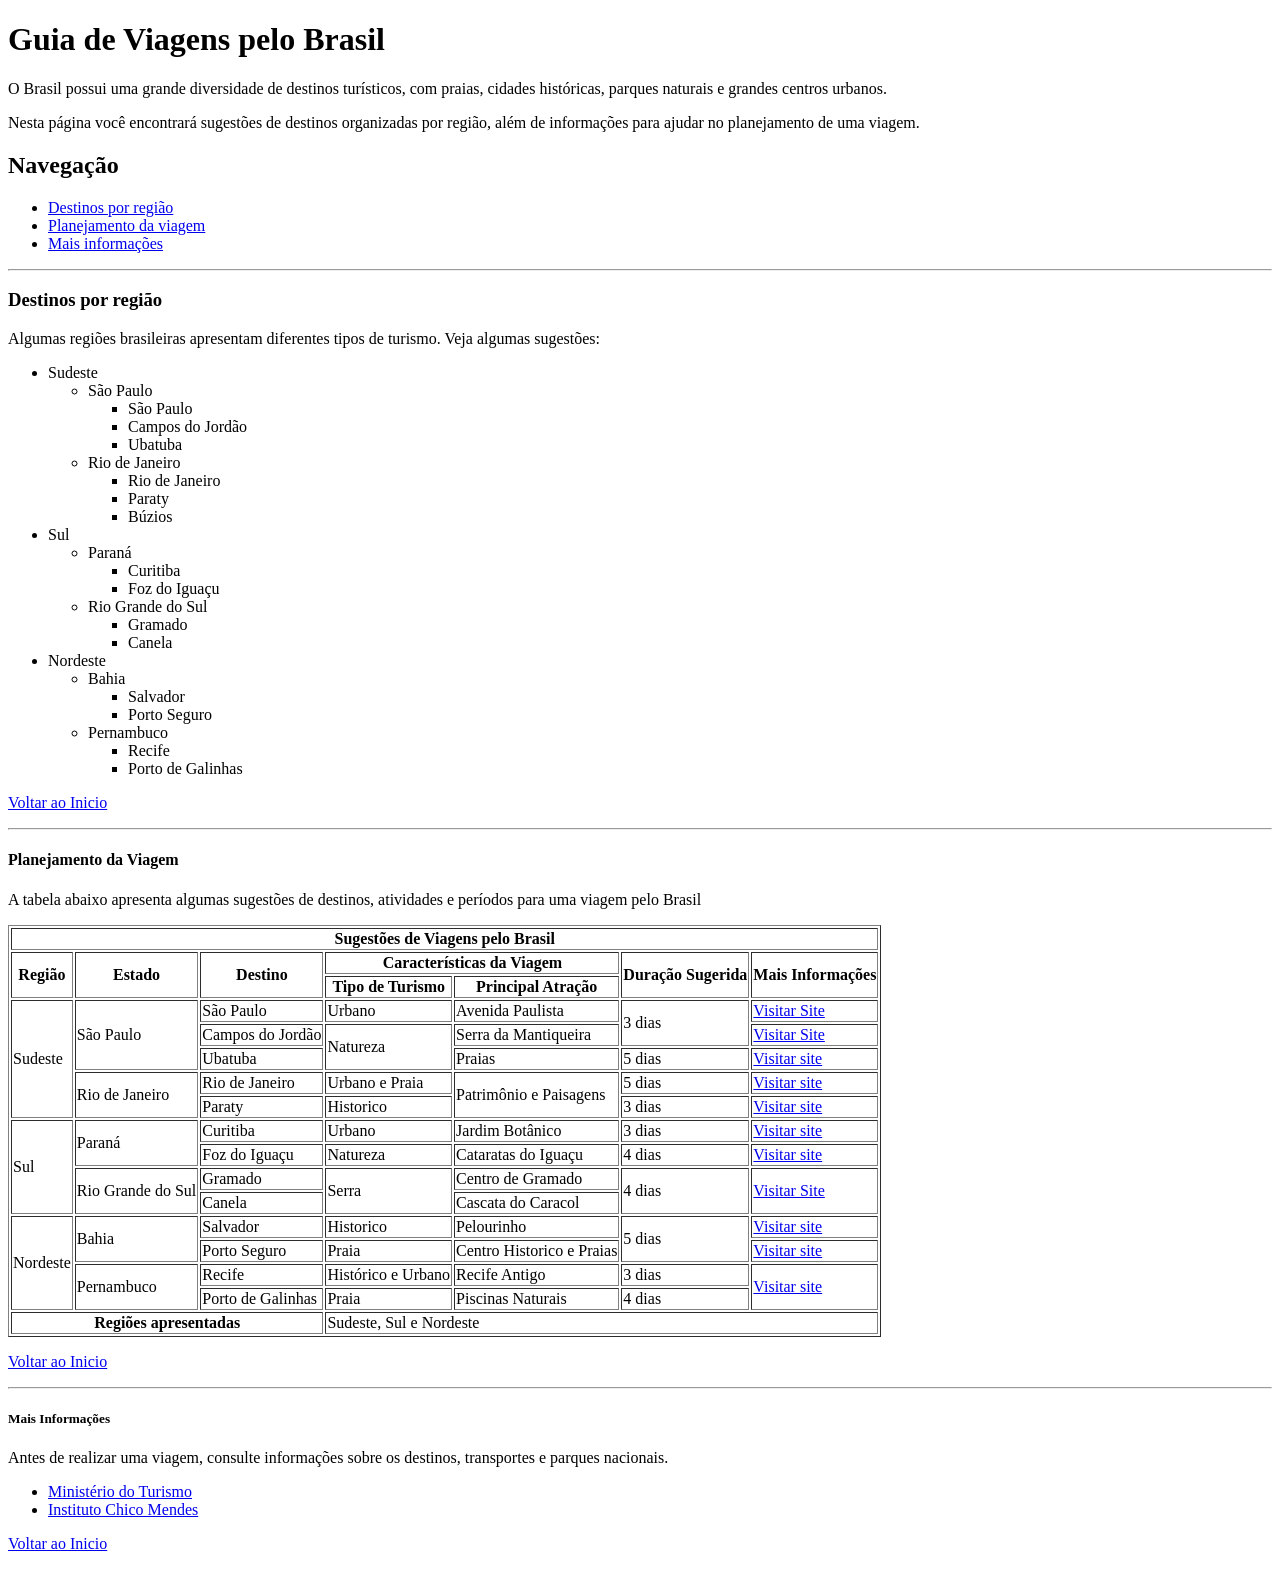
<file: INTRODUÇÃO ÀS TECNOLOGIAS PARA WEB/Atv. 01 - Guia de Viagens pelo Brasil/Tarefa1 Picolo Guia de Viagens pelo Brasil.html>
<!DOCTYPE html>
<html lang="pt-BR">
<head>
    <meta charset="UTF-8">
    <meta name="viewport" content="width=device-width, initial-scale=1.0">
    <title>Guia de Viagens pelo Brasil</title>
</head>
<body>
    <h1 id="Inicio">Guia de Viagens pelo Brasil</h1>
    <p>O Brasil possui uma grande diversidade de destinos turísticos, 
        com praias, cidades históricas, parques naturais e grandes centros urbanos. 
    </p>
    <p>Nesta página você encontrará sugestões de destinos organizadas por região, 
        além de informações para ajudar no planejamento de uma viagem.
    </p>
    <h2>Navegação</h2>
    <p>
        <ul>
            <li> <a href="#Destino">Destinos por região</a> </li>
            <li> <a href="#Planejamento">Planejamento da viagem</a> </li>
            <li> <a href="#Info">Mais informações</a></li>
        </ul>
    </p>
    <hr>

    <h3 id="Destinos">Destinos por região </h3>
    <p>Algumas regiões brasileiras apresentam diferentes tipos de turismo. Veja algumas sugestões:</p>
    <ul>
  <li>Sudeste
    <ul>
      <li>São Paulo
        <ul>
          <li>São Paulo</li>
          <li>Campos do Jordão</li>
          <li>Ubatuba</li>
        </ul>
      </li>
      <li>Rio de Janeiro
        <ul>
          <li>Rio de Janeiro</li>
          <li>Paraty</li>
          <li>Búzios</li>
        </ul>
      </li>
    </ul>
  </li>
  <li>Sul
    <ul>
      <li>Paraná
        <ul>
          <li>Curitiba</li>
          <li>Foz do Iguaçu</li>
        </ul>
      </li>
      <li>Rio Grande do Sul
        <ul>
          <li>Gramado</li>
          <li>Canela</li>
        </ul>
      </li>
    </ul>
  </li>
  <li>Nordeste
    <ul>
      <li>Bahia
        <ul>
          <li>Salvador</li>
          <li>Porto Seguro</li>
        </ul>
      </li>
      <li>Pernambuco
        <ul>
          <li>Recife</li>
          <li>Porto de Galinhas</li>
        </ul>
      </li>
    </ul>
  </li>
</ul>

<p>
    <a href="#Inicio">Voltar ao Inicio</a> 
</p>
<hr>
<h4 id="Planejamento">Planejamento da Viagem</h4>
<p>A tabela abaixo apresenta algumas sugestões de destinos, atividades e períodos para uma viagem pelo Brasil</p>
<table border="1">
    <tr>
      <th colspan="7">Sugestões de Viagens pelo Brasil</th>
    </tr>

    <tr>
        <th rowspan="2">Região</th>
        <th rowspan="2">Estado</th>
        <th rowspan=2>Destino</th>

        <th colspan="2">Características da Viagem</th>

        <th rowspan="2">Duração Sugerida</th>
        <th rowspan=2>Mais Informações</th>
    </tr>

    <tr>
      <th>Tipo de Turismo</th>
      <th>Principal Atração</th>
    </tr>

    <tr>
      <td rowspan="5">Sudeste</td>
      <td rowspan="3">São Paulo</td>
      <td>São Paulo</td>
      <td>Urbano</td>
      <td>Avenida Paulista</td>
      <td rowspan="2">3 dias</td>
      <td><a href="#">Visitar Site</a></td>
    </tr>

    <tr>
      <td>Campos do Jordão</td>
      <td rowspan="2">Natureza</td>
      <td>Serra da Mantiqueira</td>
      <td><a href="#">Visitar Site</a></td>
    </tr>

    <tr>
      <td>Ubatuba</td>
      <td>Praias</td>
      <td>5 dias</td>
      <td><a href="#">Visitar site</a></td>
    </tr>

    <tr>
      <td rowspan="2">Rio de Janeiro</td>

      <td>Rio de Janeiro</td>
      <td>Urbano e Praia</td>
      <td rowspan="2">Patrimônio e Paisagens</td>
      <td>5 dias</td>
      <td><a href="#">Visitar site</a></td>
    </tr>

    <tr>
      <td>Paraty</td>
      <td>Historico</td>
      <td>3 dias</td>
      <td><a href="#">Visitar site</a></td>
    </tr>

    <tr>
      <td rowspan="4">Sul</td>

      <td rowspan="2">Paraná</td>
      <td>Curitiba</td>
      <td>Urbano</td>
      <td>Jardim Botânico</td>
      <td>3 dias</td>
      <td><a href="#">Visitar site</a></td>
    </tr>

    <tr>
      <td>Foz do Iguaçu</td>
      <td>Natureza</td>
      <td>Cataratas do Iguaçu</td>
      <td>4 dias</td>
      <td><a href="#">Visitar site</a></td>
    </tr>

    <tr>
      <td rowspan="2">Rio Grande do Sul</td>
      <td>Gramado</td>
      <td rowspan="2">Serra</td>
      <td>Centro de Gramado</td>
      <td rowspan="2">4 dias</td>
      <td rowspan="2"><a href="#">Visitar Site</a></td>
    </tr>

    <tr>
      <td>Canela</td>
      <td>Cascata do Caracol</td>
    </tr>

    <tr>
      <td rowspan="4">Nordeste</td>

      <td rowspan="2">Bahia</td>
      <td>Salvador</td>
      <td>Historico</td>
      <td>Pelourinho</td>
      <td rowspan="2">5 dias</td>
      <td><a href="#">Visitar site</a></td>
    </tr>

    <tr>
      <td>Porto Seguro</td>
      <td>Praia</td>
      <td>Centro Historico e Praias</td>
      <td><a href="#">Visitar site</a></td>
    </tr>

    <tr>
      <td rowspan="2">Pernambuco</td>
      <td>Recife</td>
      <td>Histórico e Urbano</td>
      <td>Recife Antigo</td>
      <td>3 dias</td>
      <td rowspan="2"><a href="#">Visitar site</a></td>
    </tr>

    <tr>
      <td>Porto de Galinhas</td>
      <td>Praia</td>
      <td>Piscinas Naturais</td>
      <td>4 dias</td>
    </tr>

    <tr>
      <th colspan="3">Regiões apresentadas</th>
      <td colspan="4">Sudeste, Sul e Nordeste</td>
    </tr>
</table>

<p>
    <a href="#Inicio">Voltar ao Inicio</a> 
</p>
<hr>

<h5 id="Info">Mais Informações</h5>
<p>
  Antes de realizar uma viagem, consulte informações sobre os destinos, transportes e parques nacionais.
</p>

<p>
  <ul>
    <li><a href="https://www.gov.br/turismo/pt-br" target="_blank">Ministério do Turismo</a></li>
    <li><a href="https://www.gov.br/icmbio/pt-br" target="_blank">Instituto Chico Mendes</a></li>
  </ul>
</p>

<p>
    <a href="#Inicio">Voltar ao Inicio</a> 
</p>
</body>
</html>
</file>
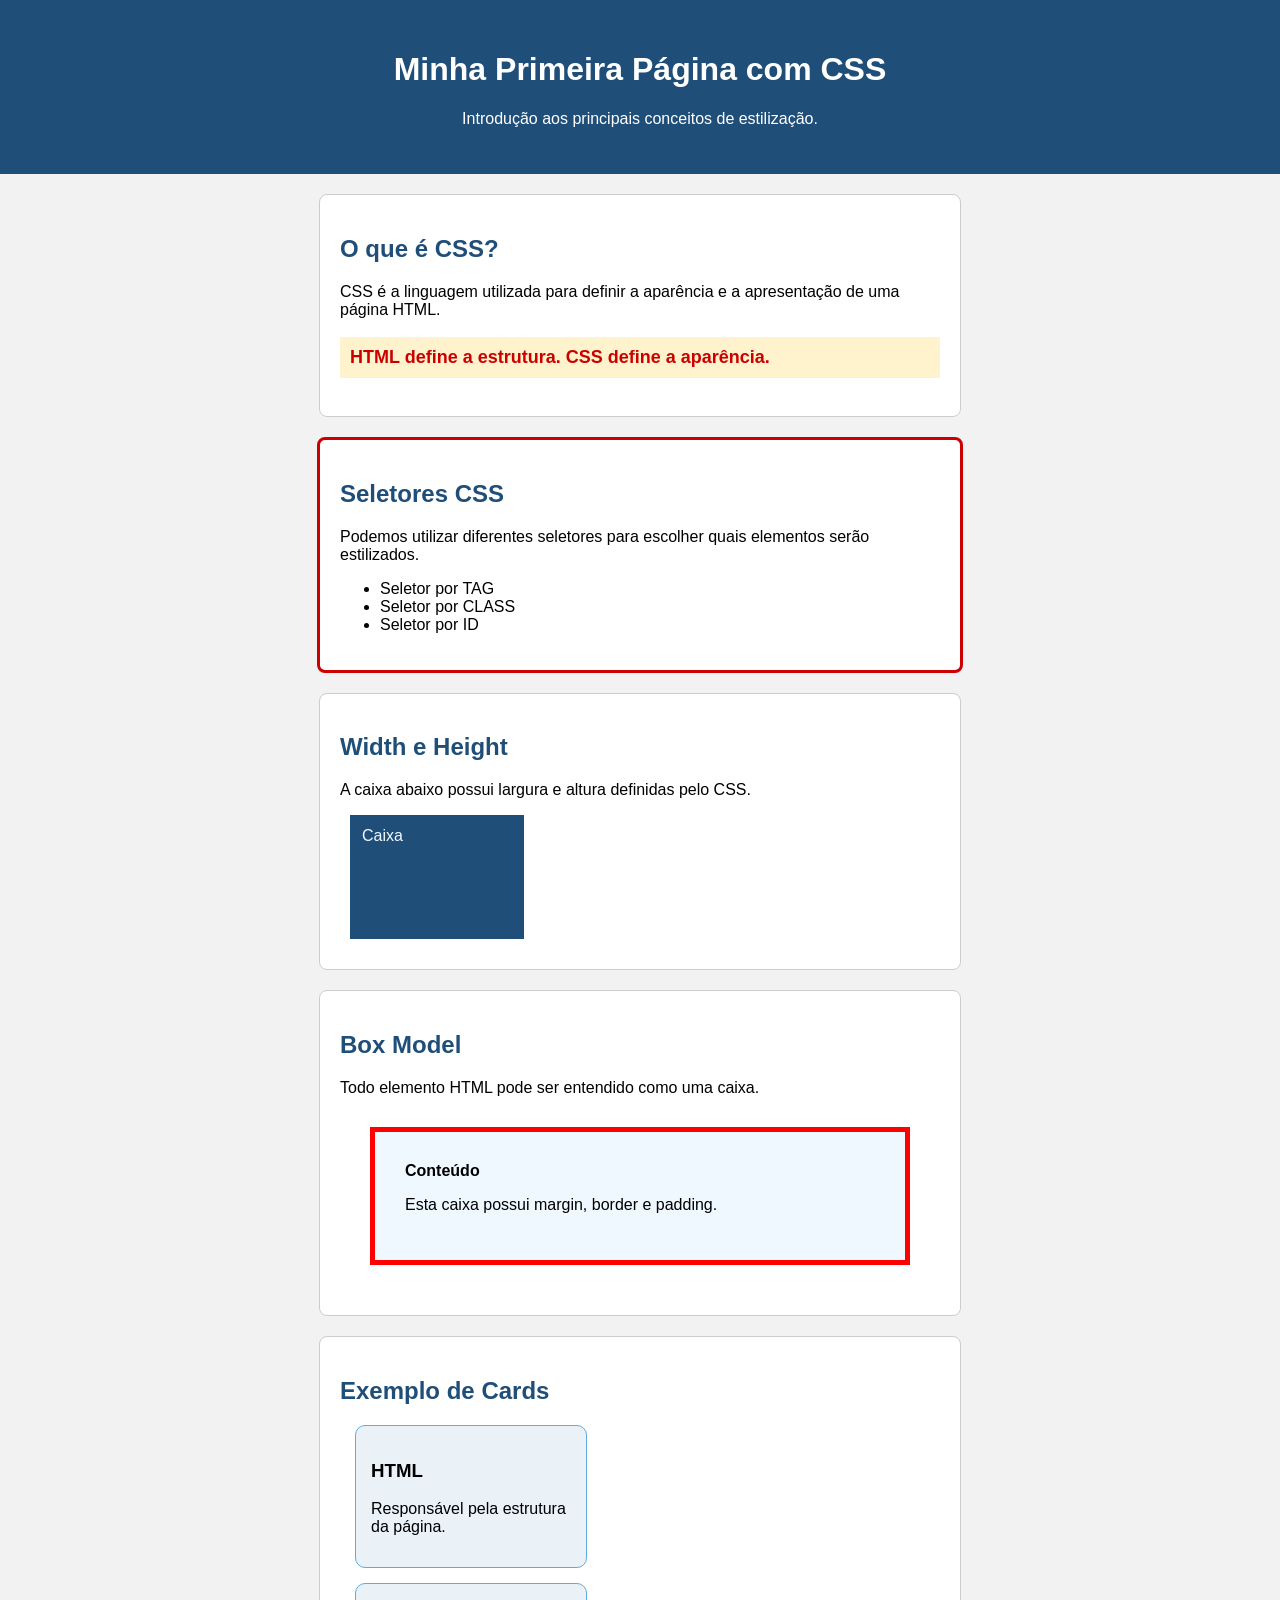
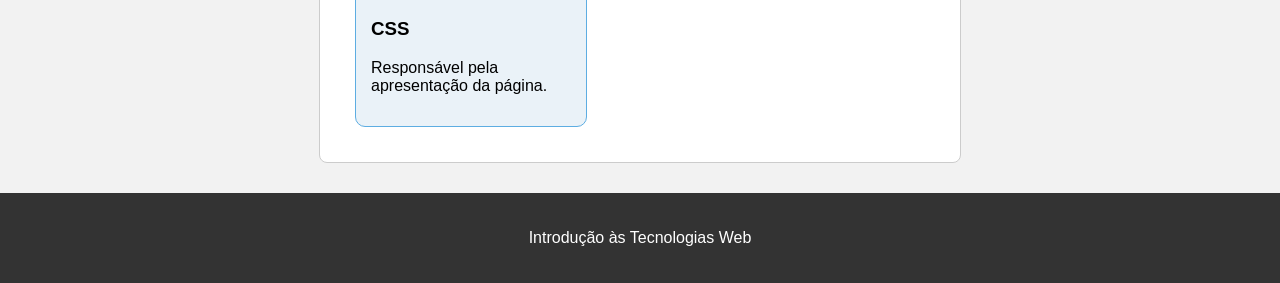
<file: INTRODUÇÃO ÀS TECNOLOGIAS PARA WEB/Aula2/Aula02.html>
<!DOCTYPE html>
<html lang="pt-BR">

<head>
    <meta charset="UTF-8">
    <meta name="viewport" content="width=device-width, initial-scale=1.0">
    <link rel="stylesheet" href="style.css">
    <title>Primeira Aula de CSS</title>
</head>

<body>

    <div id="cabecalho">

        <h1>Minha Primeira Página com CSS</h1>

        <p>
            Introdução aos principais conceitos de estilização.
        </p>

    </div>

    <div class="caixa">

        <h2>O que é CSS?</h2>

        <p>
            CSS é a linguagem utilizada para definir
            a aparência e a apresentação de uma página HTML.
        </p>

        <p class="destaque">
            HTML define a estrutura. CSS define a aparência.
        </p>

    </div>


    <div class="caixa caixa-importante">

        <h2>Seletores CSS</h2>

        <p>
            Podemos utilizar diferentes seletores para
            escolher quais elementos serão estilizados.
        </p>

        <ul>
            <li>Seletor por TAG</li>
            <li>Seletor por CLASS</li>
            <li>Seletor por ID</li>
        </ul>

    </div>


    <div class="caixa">

        <h2>Width e Height</h2>

        <p>
            A caixa abaixo possui largura e altura definidas pelo CSS.
        </p>

        <div class="quadrado">
            Caixa
        </div>

    </div>


    <div class="caixa">

        <h2>Box Model</h2>

        <p>
            Todo elemento HTML pode ser entendido como uma caixa.
        </p>

        <div class="box-model">

            <strong>Conteúdo</strong>

            <p>
                Esta caixa possui margin, border e padding.
            </p>

        </div>

    </div>


    <div class="caixa">

        <h2>Exemplo de Cards</h2>

        <div class="card">
            <h3>HTML</h3>
            <p>Responsável pela estrutura da página.</p>
        </div>

        <div class="card">
            <h3>CSS</h3>
            <p>Responsável pela apresentação da página.</p>
        </div>

    </div>


    <div id="rodape">

        <p>
            Introdução às Tecnologias Web
        </p>

    </div>

</body>

</html>
</file>
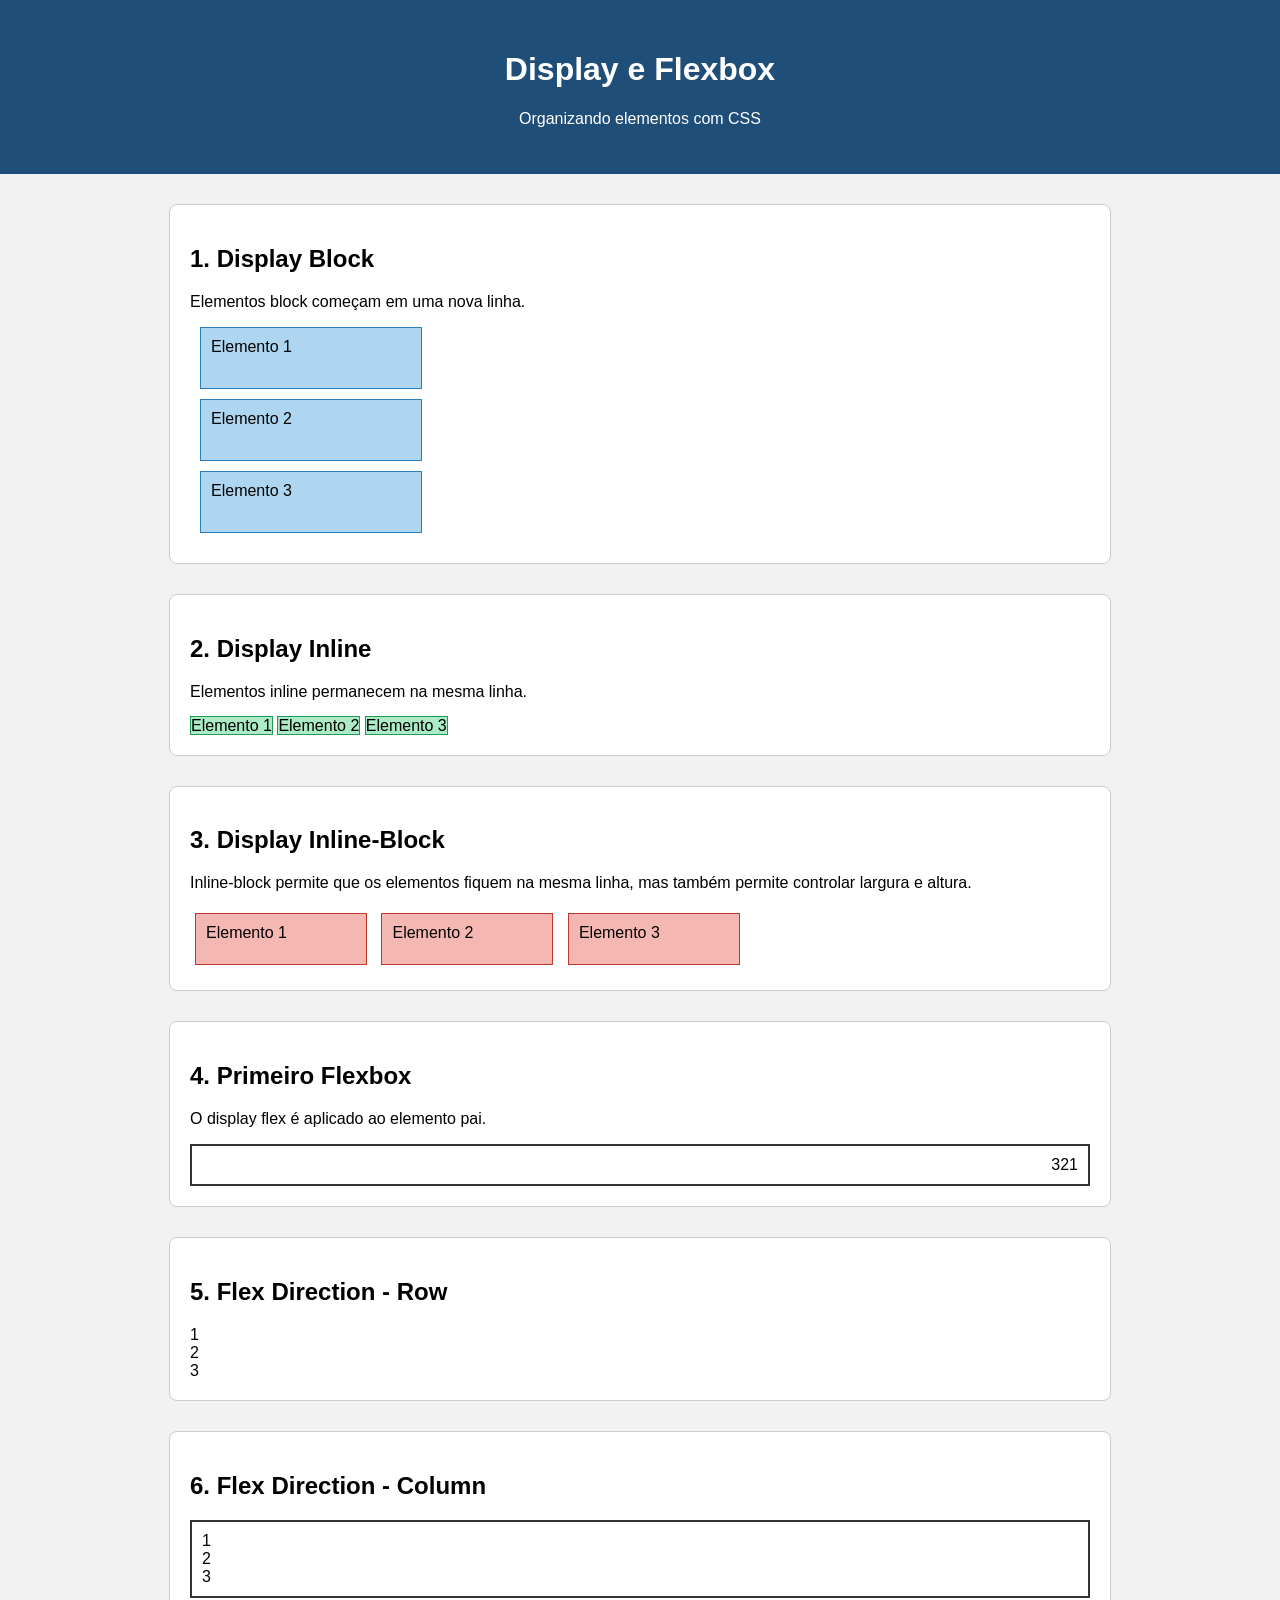
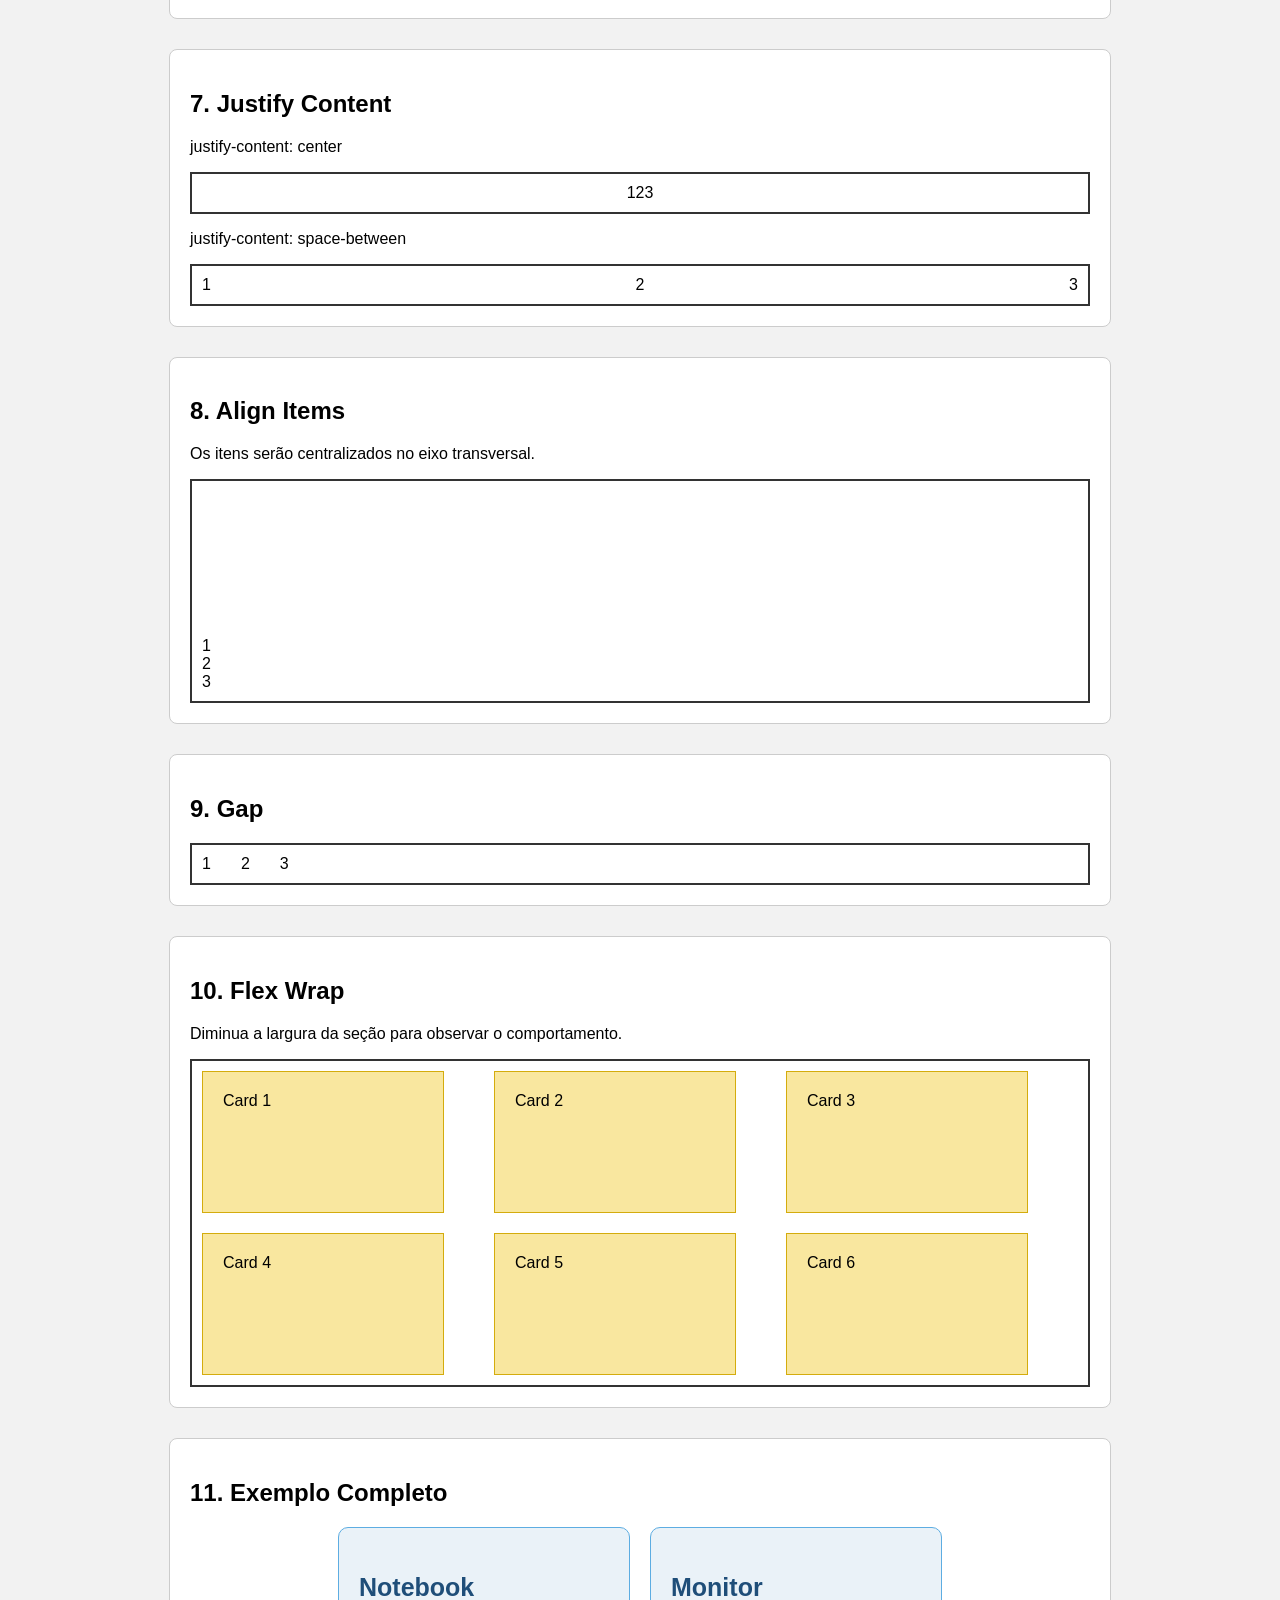
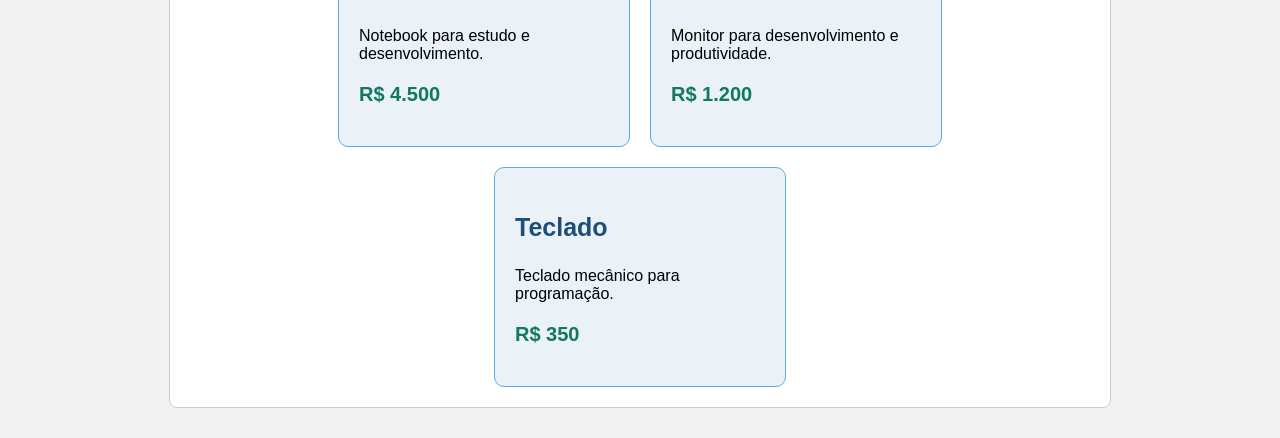
<file: INTRODUÇÃO ÀS TECNOLOGIAS PARA WEB/Aula3/Aula03.html>
<!DOCTYPE html>
<html lang="pt-BR">

<head>

    <meta charset="UTF-8">

    <meta
        name="viewport"
        content="width=device-width, initial-scale=1.0"
    >

    <title>Aula 03 - Display e Flexbox</title>

    <link rel="stylesheet" href="aula03.css">

</head>

<body>

    <div id="cabecalho">

        <h1>Display e Flexbox</h1>

        <p>
            Organizando elementos com CSS
        </p>

    </div>


    <div class="secao">

        <h2>1. Display Block</h2>

        <p>
            Elementos block começam em uma nova linha.
        </p>

        <div class="exemplo-block">Elemento 1</div>
        <div class="exemplo-block">Elemento 2</div>
        <div class="exemplo-block">Elemento 3</div>

    </div>


    <div class="secao">

        <h2>2. Display Inline</h2>

        <p>
            Elementos inline permanecem na mesma linha.
        </p>

        <span class="exemplo-inline">Elemento 1</span>
        <span class="exemplo-inline">Elemento 2</span>
        <span class="exemplo-inline">Elemento 3</span>

    </div>


    <div class="secao">

        <h2>3. Display Inline-Block</h2>

        <p>
            Inline-block permite que os elementos fiquem
            na mesma linha, mas também permite controlar
            largura e altura.
        </p>

        <div class="exemplo-inline-block">Elemento 1</div>
        <div class="exemplo-inline-block">Elemento 2</div>
        <div class="exemplo-inline-block">Elemento 3</div>

    </div>


    <div class="secao">

        <h2>4. Primeiro Flexbox</h2>

        <p>
            O display flex é aplicado ao elemento pai.
        </p>

        <div class="flex-basico">

            <div class="item">1</div>
            <div class="item">2</div>
            <div class="item">3</div>

        </div>

    </div>


    <div class="secao">

        <h2>5. Flex Direction - Row</h2>

        <div class="flex-row">

            <div class="item">1</div>
            <div class="item">2</div>
            <div class="item">3</div>

        </div>

    </div>


    <div class="secao">

        <h2>6. Flex Direction - Column</h2>

        <div class="flex-column">

            <div class="item">1</div>
            <div class="item">2</div>
            <div class="item">3</div>

        </div>

    </div>


    <div class="secao">

        <h2>7. Justify Content</h2>

        <p>justify-content: center</p>

        <div class="flex-justify-center">

            <div class="item">1</div>
            <div class="item">2</div>
            <div class="item">3</div>

        </div>


        <p>justify-content: space-between</p>

        <div class="flex-justify-between">

            <div class="item">1</div>
            <div class="item">2</div>
            <div class="item">3</div>

        </div>

    </div>


    <div class="secao">

        <h2>8. Align Items</h2>

        <p>
            Os itens serão centralizados no eixo transversal.
        </p>

        <div class="flex-align">

            <div class="item">1</div>
            <div class="item">2</div>
            <div class="item">3</div>

        </div>

    </div>


    <div class="secao">

        <h2>9. Gap</h2>

        <div class="flex-gap">

            <div class="item">1</div>
            <div class="item">2</div>
            <div class="item">3</div>

        </div>

    </div>


    <div class="secao">

        <h2>10. Flex Wrap</h2>

        <p>
            Diminua a largura da seção para observar 
            o comportamento.
        </p>

        <div class="flex-wrap">

            <div class="card">Card 1</div>
            <div class="card">Card 2</div>
            <div class="card">Card 3</div>
            <div class="card">Card 4</div>
            <div class="card">Card 5</div>
            <div class="card">Card 6</div>

        </div>

    </div>


    <div class="secao">

        <h2>11. Exemplo Completo</h2>

        <div class="produtos">

            <div class="produto">

                <h3>Notebook</h3>

                <p>
                    Notebook para estudo e desenvolvimento.
                </p>

                <p class="preco">
                    R$ 4.500
                </p>

            </div>


            <div class="produto">

                <h3>Monitor</h3>

                <p>
                    Monitor para desenvolvimento e produtividade.
                </p>

                <p class="preco">
                    R$ 1.200
                </p>

            </div>


            <div class="produto">

                <h3>Teclado</h3>

                <p>
                    Teclado mecânico para programação.
                </p>

                <p class="preco">
                    R$ 350
                </p>

            </div>

        </div>

    </div>


</body>

</html>
</file>
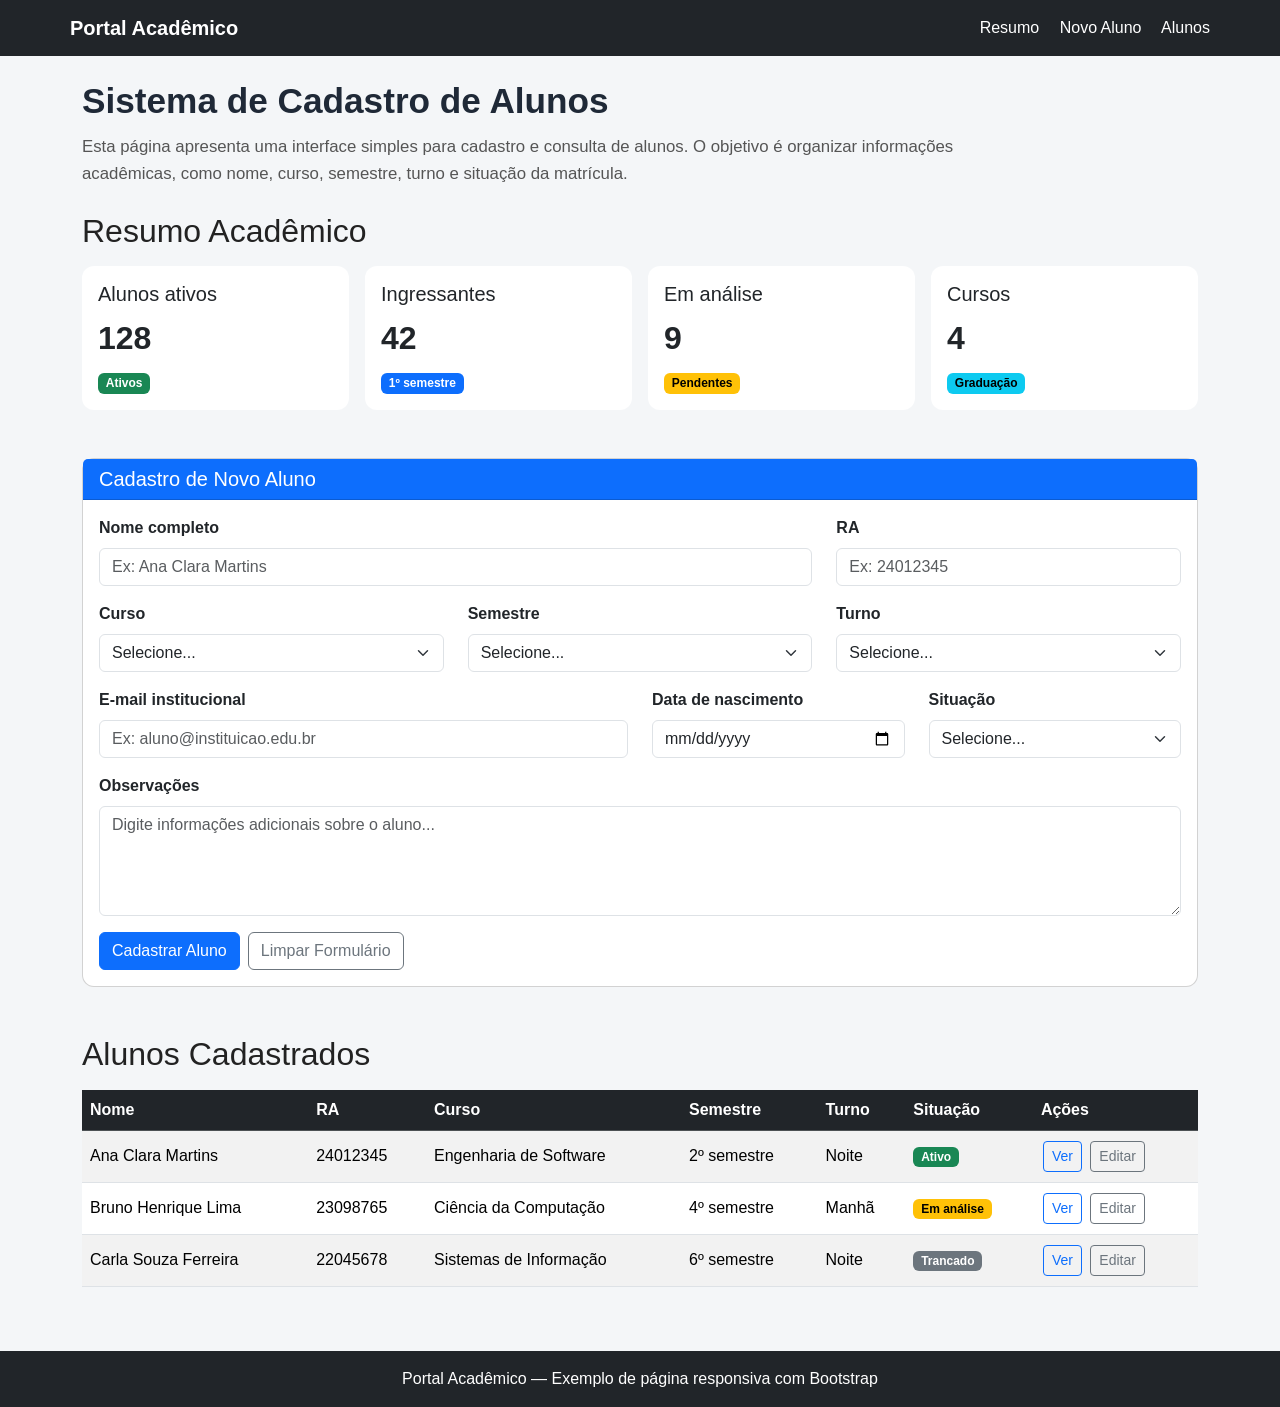
<file: INTRODUÇÃO ÀS TECNOLOGIAS PARA WEB/Aula4/aula04.html>
<!DOCTYPE html>
<html lang="pt-BR">
<head>
  <meta charset="UTF-8">

  <!-- Essencial para responsividade em dispositivos móveis -->
  <meta name="viewport" content="width=device-width, initial-scale=1.0">

  <title>Portal Acadêmico - Cadastro de Alunos</title>

  <!-- Bootstrap via CDN -->
  <link
    href="https://cdn.jsdelivr.net/npm/bootstrap@5.3.3/dist/css/bootstrap.min.css"
    rel="stylesheet"
  >

  <!-- CSS próprio -->
  <link rel="stylesheet" href="aula04.css">
</head>
<body>

  <!-- Cabeçalho / Menu -->
  <header class="bg-dark text-white">
    <nav class="navbar navbar-expand-lg navbar-dark container">
      <a class="navbar-brand fw-bold" href="#">Portal Acadêmico</a>

      <div class="ms-auto menu-links">
        <a href="#resumo" class="nav-link d-inline text-white">Resumo</a>
        <a href="#formulario" class="nav-link d-inline text-white">Novo Aluno</a>
        <a href="#lista" class="nav-link d-inline text-white">Alunos</a>
      </div>
    </nav>
  </header>

  <!-- Conteúdo principal -->
  <main class="container my-4">

    <!-- Introdução -->
    <section class="mb-4">
      <h1 class="titulo-principal">Sistema de Cadastro de Alunos</h1>

      <p class="texto-introducao">
        Esta página apresenta uma interface simples para cadastro e consulta de alunos.
        O objetivo é organizar informações acadêmicas, como nome, curso, semestre,
        turno e situação da matrícula.
      </p>
    </section>

    <!-- Cards de resumo -->
    <section id="resumo" class="mb-5">
      <h2 class="mb-3">Resumo Acadêmico</h2>

      <!-- 
        A classe row cria uma linha.
        As classes col-12, col-sm-6 e col-md-3 controlam o comportamento responsivo.
        
        col-12: ocupa a linha inteira em telas pequenas.
        col-sm-6: ocupa metade da linha em telas pequenas/médias.
        col-md-3: ocupa 3 colunas de 12 em telas médias ou maiores.
      -->
      <div class="row g-3">

        <div class="col-12 col-sm-6 col-md-3">
          <div class="card card-resumo">
            <div class="card-body">
              <h5 class="card-title">Alunos ativos</h5>
              <p class="numero-card">128</p>
              <span class="badge text-bg-success">Ativos</span>
            </div>
          </div>
        </div>

        <div class="col-12 col-sm-6 col-md-3">
          <div class="card card-resumo">
            <div class="card-body">
              <h5 class="card-title">Ingressantes</h5>
              <p class="numero-card">42</p>
              <span class="badge text-bg-primary">1º semestre</span>
            </div>
          </div>
        </div>

        <div class="col-12 col-sm-6 col-md-3">
          <div class="card card-resumo">
            <div class="card-body">
              <h5 class="card-title">Em análise</h5>
              <p class="numero-card">9</p>
              <span class="badge text-bg-warning">Pendentes</span>
            </div>
          </div>
        </div>

        <div class="col-12 col-sm-6 col-md-3">
          <div class="card card-resumo">
            <div class="card-body">
              <h5 class="card-title">Cursos</h5>
              <p class="numero-card">4</p>
              <span class="badge text-bg-info">Graduação</span>
            </div>
          </div>
        </div>

      </div>
    </section>

    <!-- Formulário de cadastro -->
    <section id="formulario" class="mb-5">
      <div class="card">
        <div class="card-header bg-primary text-white">
          <h2 class="h5 mb-0">Cadastro de Novo Aluno</h2>
        </div>

        <div class="card-body">
          <form>

            <!-- Linha 1 -->
            <div class="row">
              <div class="col-12 col-md-8 mb-3">
                <label for="nome" class="form-label">Nome completo</label>
                <input
                  type="text"
                  class="form-control"
                  id="nome"
                  name="nome"
                  placeholder="Ex: Ana Clara Martins"
                  required
                >
              </div>

              <div class="col-12 col-md-4 mb-3">
                <label for="ra" class="form-label">RA</label>
                <input
                  type="text"
                  class="form-control"
                  id="ra"
                  name="ra"
                  placeholder="Ex: 24012345"
                  required
                >
              </div>
            </div>

            <!-- Linha 2 -->
            <div class="row">
              <div class="col-12 col-md-4 mb-3">
                <label for="curso" class="form-label">Curso</label>
                <select class="form-select" id="curso" name="curso" required>
                  <option value="">Selecione...</option>
                  <option value="engenharia-software">Engenharia de Software</option>
                  <option value="ciencia-computacao">Ciência da Computação</option>
                  <option value="sistemas-informacao">Sistemas de Informação</option>
                  <option value="analise-desenvolvimento">Análise e Desenvolvimento de Sistemas</option>
                </select>
              </div>

              <div class="col-12 col-md-4 mb-3">
                <label for="semestre" class="form-label">Semestre</label>
                <select class="form-select" id="semestre" name="semestre" required>
                  <option value="">Selecione...</option>
                  <option value="1">1º semestre</option>
                  <option value="2">2º semestre</option>
                  <option value="3">3º semestre</option>
                  <option value="4">4º semestre</option>
                  <option value="5">5º semestre</option>
                  <option value="6">6º semestre</option>
                  <option value="7">7º semestre</option>
                  <option value="8">8º semestre</option>
                </select>
              </div>

              <div class="col-12 col-md-4 mb-3">
                <label for="turno" class="form-label">Turno</label>
                <select class="form-select" id="turno" name="turno" required>
                  <option value="">Selecione...</option>
                  <option value="manha">Manhã</option>
                  <option value="tarde">Tarde</option>
                  <option value="noite">Noite</option>
                </select>
              </div>
            </div>

            <!-- Linha 3 -->
            <div class="row">
              <div class="col-12 col-md-6 mb-3">
                <label for="email" class="form-label">E-mail institucional</label>
                <input
                  type="email"
                  class="form-control"
                  id="email"
                  name="email"
                  placeholder="Ex: aluno@instituicao.edu.br"
                  required
                >
              </div>

              <div class="col-12 col-md-3 mb-3">
                <label for="dataNascimento" class="form-label">Data de nascimento</label>
                <input
                  type="date"
                  class="form-control"
                  id="dataNascimento"
                  name="dataNascimento"
                >
              </div>

              <div class="col-12 col-md-3 mb-3">
                <label for="situacao" class="form-label">Situação</label>
                <select class="form-select" id="situacao" name="situacao" required>
                  <option value="">Selecione...</option>
                  <option value="ativo">Ativo</option>
                  <option value="trancado">Trancado</option>
                  <option value="formado">Formado</option>
                  <option value="em-analise">Em análise</option>
                </select>
              </div>
            </div>

            <!-- Observações -->
            <div class="mb-3">
              <label for="observacoes" class="form-label">Observações</label>
              <textarea
                class="form-control"
                id="observacoes"
                name="observacoes"
                rows="4"
                placeholder="Digite informações adicionais sobre o aluno..."
              ></textarea>
            </div>

            <!-- Botões -->
            <div class="d-flex gap-2 flex-wrap">
              <button type="submit" class="btn btn-primary">
                Cadastrar Aluno
              </button>

              <button type="reset" class="btn btn-outline-secondary">
                Limpar Formulário
              </button>
            </div>

          </form>
        </div>
      </div>
    </section>

    <!-- Listagem de alunos -->
    <section id="lista" class="mb-5">
      <h2 class="mb-3">Alunos Cadastrados</h2>

      <!-- table-responsive permite rolagem horizontal em telas menores -->
      <div class="table-responsive">
        <table class="table table-striped table-hover align-middle">
          <thead class="table-dark">
            <tr>
              <th>Nome</th>
              <th>RA</th>
              <th>Curso</th>
              <th>Semestre</th>
              <th>Turno</th>
              <th>Situação</th>
              <th>Ações</th>
            </tr>
          </thead>

          <tbody>
            <tr>
              <td>Ana Clara Martins</td>
              <td>24012345</td>
              <td>Engenharia de Software</td>
              <td>2º semestre</td>
              <td>Noite</td>
              <td>
                <span class="badge text-bg-success">Ativo</span>
              </td>
              <td>
                <button class="btn btn-sm btn-outline-primary">Ver</button>
                <button class="btn btn-sm btn-outline-secondary">Editar</button>
              </td>
            </tr>

            <tr>
              <td>Bruno Henrique Lima</td>
              <td>23098765</td>
              <td>Ciência da Computação</td>
              <td>4º semestre</td>
              <td>Manhã</td>
              <td>
                <span class="badge text-bg-warning">Em análise</span>
              </td>
              <td>
                <button class="btn btn-sm btn-outline-primary">Ver</button>
                <button class="btn btn-sm btn-outline-secondary">Editar</button>
              </td>
            </tr>

            <tr>
              <td>Carla Souza Ferreira</td>
              <td>22045678</td>
              <td>Sistemas de Informação</td>
              <td>6º semestre</td>
              <td>Noite</td>
              <td>
                <span class="badge text-bg-secondary">Trancado</span>
              </td>
              <td>
                <button class="btn btn-sm btn-outline-primary">Ver</button>
                <button class="btn btn-sm btn-outline-secondary">Editar</button>
              </td>
            </tr>
          </tbody>
        </table>
      </div>
    </section>

  </main>

  <!-- Rodapé -->
  <footer class="bg-dark text-white text-center py-3">
    <p class="mb-0">
      Portal Acadêmico — Exemplo de página responsiva com Bootstrap
    </p>
  </footer>

</body>
</html>
</file>
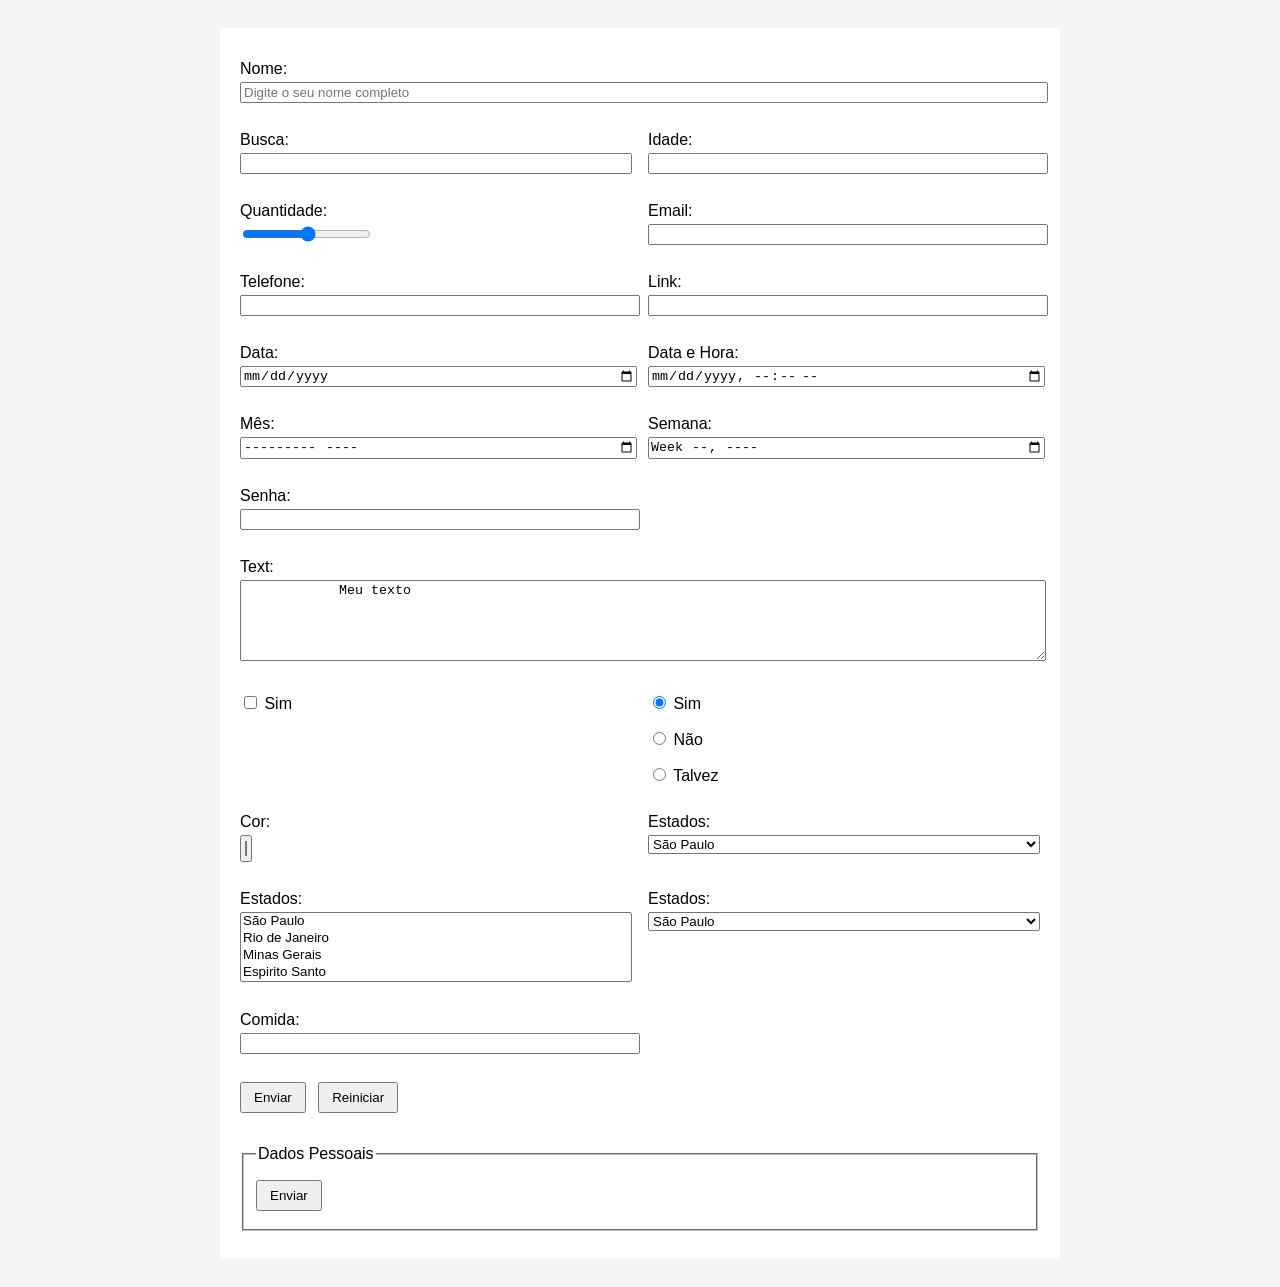
<file: INTRODUÇÃO ÀS TECNOLOGIAS PARA WEB/Aula4/Formularios.html>
<!DOCTYPE html>
<html lang="pt-BR">
<head>
    <meta charset="UTF-8">
    <meta name="viewport" content="width=device-width, initial-scale=1.0">
    <title>Formularios</title>

    <link rel="stylesheet" href="formularios.css">
</head>
<body>


    <!--
      Cada campo fica em uma .linha.
      Em telas largas (>= 768px), duas linhas ficam lado a lado.
      Em telas estreitas, cada campo ocupa a largura inteira.
      A classe linha-completa força o campo a ocupar 100% também no desktop.
    -->
    <form>
        <div class="linha linha-completa">
            <label for="nome_id">Nome: </label>
            <input type="text" name="Nome" id="nome_id"
                placeholder="Digite o seu nome completo">
        </div>

        <div class="linha">
            <label for="busca_id">Busca: </label>
            <input type="search" name="busca" id="busca_id">
        </div>

        <div class="linha">
            <label for="idade_id">Idade: </label>
            <input type="number" name="idade" id="idade_id" min="18" max="100" step="2">
        </div>

        <div class="linha">
            <label for="qtde_id">Quantidade: </label>
            <input type="range" name="quantidade" id="qtde_id" min="18" max="100" step="2">
        </div>

        <div class="linha">
            <label for="email_id">Email: </label>
            <input type="email" name="email" id="email_id">
        </div>

        <div class="linha">
            <label for="telefone_id">Telefone: </label>
            <input type="tel" name="telefone" id="telefone_id">
        </div>

        <div class="linha">
            <label for="link_id">Link: </label>
            <input type="url" name="link" id="link_id">
        </div>

        <div class="linha">
            <label for="data_id">Data: </label>
            <input type="date" name="data" id="data_id">
        </div>

        <div class="linha">
            <label for="dataHora_id">Data e Hora: </label>
            <input type="datetime-local" name="dataHora" id="dataHora_id">
        </div>

        <div class="linha">
            <label for="mes_id">Mês: </label>
            <input type="month" name="mês" id="mes_id">
        </div>

        <div class="linha">
            <label for="semana_id">Semana: </label>
            <input type="week" name="semana" id="semana_id">
        </div>

        <div class="linha">
            <label for="senha_id">Senha: </label>
            <input type="password" name="senha" id="senha_id">
        </div>

        <div class="linha linha-completa">
            <label for="texto_id">Text: </label>
            <textarea id="texto_id" name="texto" rows="5" maxlength="200">
            Meu texto
            </textarea>
        </div>

        <div class="linha">
            <label for="check1">
            <input type="checkbox" id="check1" value="Valor 1" name="Grupo 1">
            Sim
            </label>
        </div>

        <div class="linha">
            <label for="opcaoSim_id">
                <input type="radio" id="opcaoSim_id" value="Sim" name="Resposta" checked>
                Sim
            </label>
            <label for="opcaoNao_id">
                <input type="radio" id="opcaoNao_id" value="Nao" name="Resposta">
                Não
            </label>
            <label for="opcaoTalvez_id">
                <input type="radio" id="opcaoTalvez_id" value="Talvez" name="Resposta">
                Talvez
            </label>
        </div>

        <div class="linha">
            <label for="cor_id">Cor: </label>
            <input type="color" name="cor" id="cor_id">
        </div>

        <div class="linha">
            <label for="estados_id">Estados: </label>
            <select id="estados_id" name="Estados">
                <option value="SP">São Paulo</option>
                <option value="RJ">Rio de Janeiro</option>
                <option value="MG">Minas Gerais</option>
                <option value="ES">Espirito Santo</option>
            </select>
        </div>

        <div class="linha">
            <label for="estados_multi_id">Estados: </label>
            <select id="estados_multi_id" name="Estados" multiple>
                <option value="SP">São Paulo</option>
                <option value="RJ">Rio de Janeiro</option>
                <option value="MG">Minas Gerais</option>
                <option value="ES">Espirito Santo</option>
            </select>
        </div>

        <div class="linha">
            <label for="estados_grupo_id">Estados: </label>
            <select id="estados_grupo_id" name="Estados">
                <optgroup label="Região Sudeste">
                    <option value="SP">São Paulo</option>
                    <option value="RJ">Rio de Janeiro</option>
                    <option value="MG">Minas Gerais</option>
                    <option value="ES">Espirito Santo</option>
                </optgroup>
                <optgroup label="Região Sul">
                    <option value="PR">Paraná</option>
                    <option value="SC">Santa Catarina</option>
                    <option value="RS">Rio Grande do Sul</option>
                </optgroup>
            </select>
        </div>

        <datalist id="comidas_id">
            <option value="Lasanha" ></option>
            <option value="Pizza" ></option>
            <option value="Sopa"></option>
            <option value="Salada"></option>
        </datalist>

        <div class="linha">
            <label for="comida_id">Comida: </label>
            <input type="text" name="comida" id="comida_id" list="comidas_id">
        </div>

        <div class="linha linha-completa">
            <input id="botaoEnviar_id" type="submit" value="Enviar">
            <input id="botaoreset_id" type="reset" value="Reiniciar">
        </div>

        <div class="linha linha-completa">
            <fieldset>
                <legend>Dados Pessoais</legend>
                <input id="botaoEnviar_fieldset_id" type="submit" value="Enviar">
            </fieldset>
        </div>
    </form>

</body>
</html>
</file>
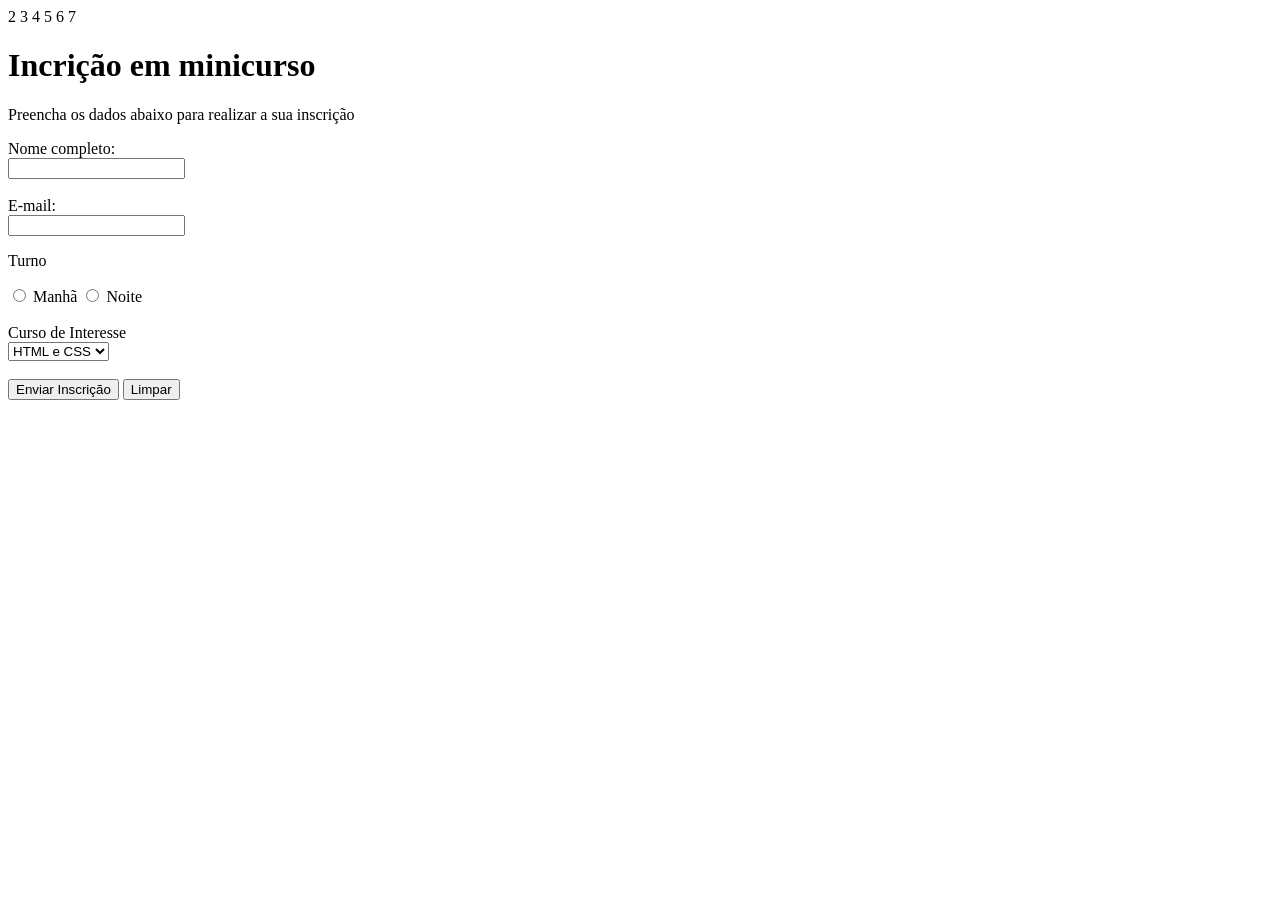
<file: INTRODUÇÃO ÀS TECNOLOGIAS PARA WEB/Estudos/P1/exemplo1.html>
<!DOCTYPE html>
2 <html lang="pt-BR">
3 <head>
4 <meta charset="UTF-8">
5 <title>Inscrição em Minicurso</title>
6 </head>
7 <body>

<h1>Incrição em minicurso</h1>
<p>Preencha os dados abaixo para realizar a sua inscrição</p>

<form>
    <label for="nome">Nome completo:</label><br>
    <input type="text" id="nome" name="nome">
    <br><br>

    <label for="email">E-mail:</label><br>
    <input type="email" id="email" name="email">

    <p>Turno</p>
    
    <input type="radio" id="manha" name="turno" value="manha">
    <label for="manha">Manhã</label>

    <input type="radio" id="noite" name="turno" value="noite">
    <label for="noite">Noite</label>

    <br><br>

    <label for="curso">Curso de Interesse</label><br>
    <select id="curso" name="curso">
        <option>HTML e CSS</option>
    </select>

    <br><br>

    <button type="submite">Enviar Inscrição</button>
    <button type="reset">Limpar</button>
</form>

</body>
</html>
</file>
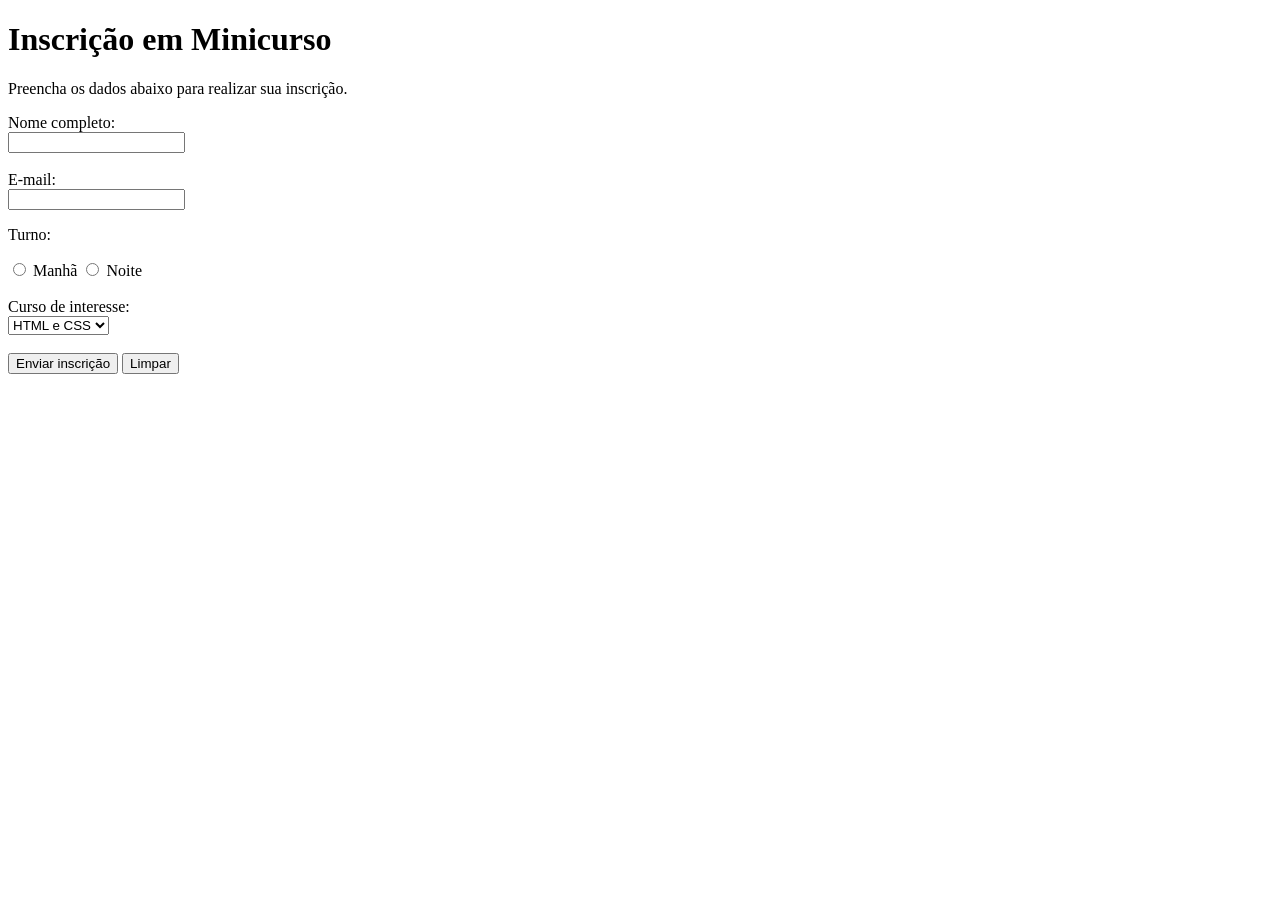
<file: INTRODUÇÃO ÀS TECNOLOGIAS PARA WEB/Estudos/P1/exemplo3.html>
<!DOCTYPE html>
<html lang="pt-BR">
<head>
  <title>Inscrição em Minicurso</title>
</head>

<body>
  <h1>Inscrição em Minicurso</h1>
  <p>Preencha os dados abaixo para realizar sua inscrição.</p>

  <form>
    <label for="nome">Nome completo:</label><br>
    <input type="text" id="nome" name="nome">

    <br><br>

    <label for="email">E-mail:</label><br>
    <input type="email" id="email" name="email">

    <p>Turno:</p>

    <input type="radio" id="manha" name="turno" value="manha">
    <label for="manha">Manhã</label>

    <input type="radio" id="noite" name="turno" value="noite">
    <label for="noite">Noite</label>

    <br><br>

    <label for="curso">Curso de interesse:</label><br>
    <select id="curso" name="curso">
      <option value="html-css">HTML e CSS</option>
    </select>

    <br><br>

    <button type="submit">Enviar inscrição</button>
    <button type="reset">Limpar</button>
  </form>
</body>
</html>
</file>
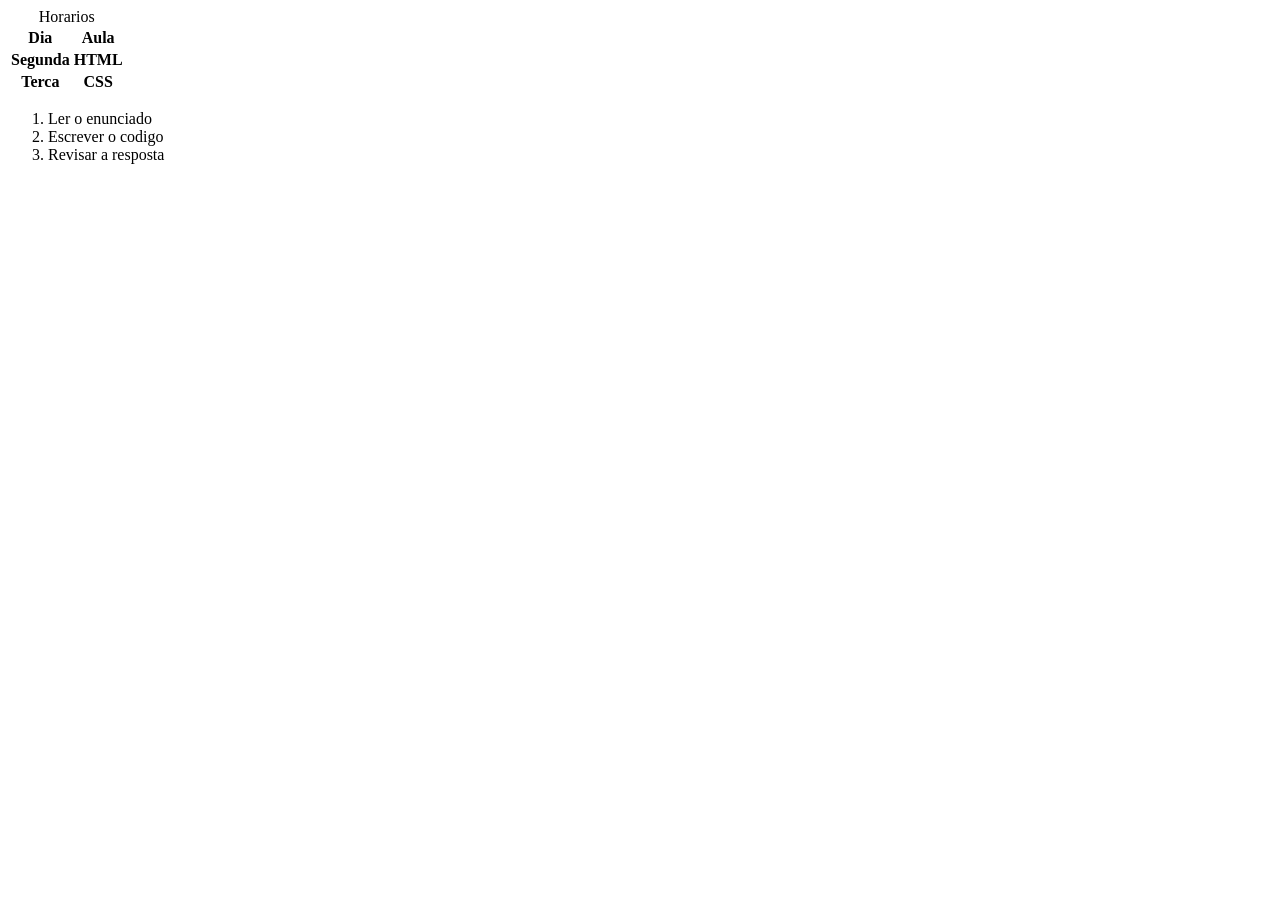
<file: INTRODUÇÃO ÀS TECNOLOGIAS PARA WEB/Estudos/P1/exemplo4.html>
<!DOCTYPE html>
<html lang="pt">
<head>
  <title>Horários</title>
</head>

<body>
    <table>
    <caption>Horarios</caption>
    <thead>
        <tr>
            <th>Dia</th>
            <th>Aula</th>
        </tr>
    </thead>

    <tbody>

        <tr>
            <th>Segunda</th>
            <th>HTML</th>
        </tr>

        <tr>
            <th>Terca</th>
            <th>CSS</th>
        </tr>

    </tbody>
</table>

<ol>
    <li>Ler o enunciado</li>
    <li>Escrever o codigo</li>
    <li>Revisar a resposta</li>
</ol>

</body>
</file>
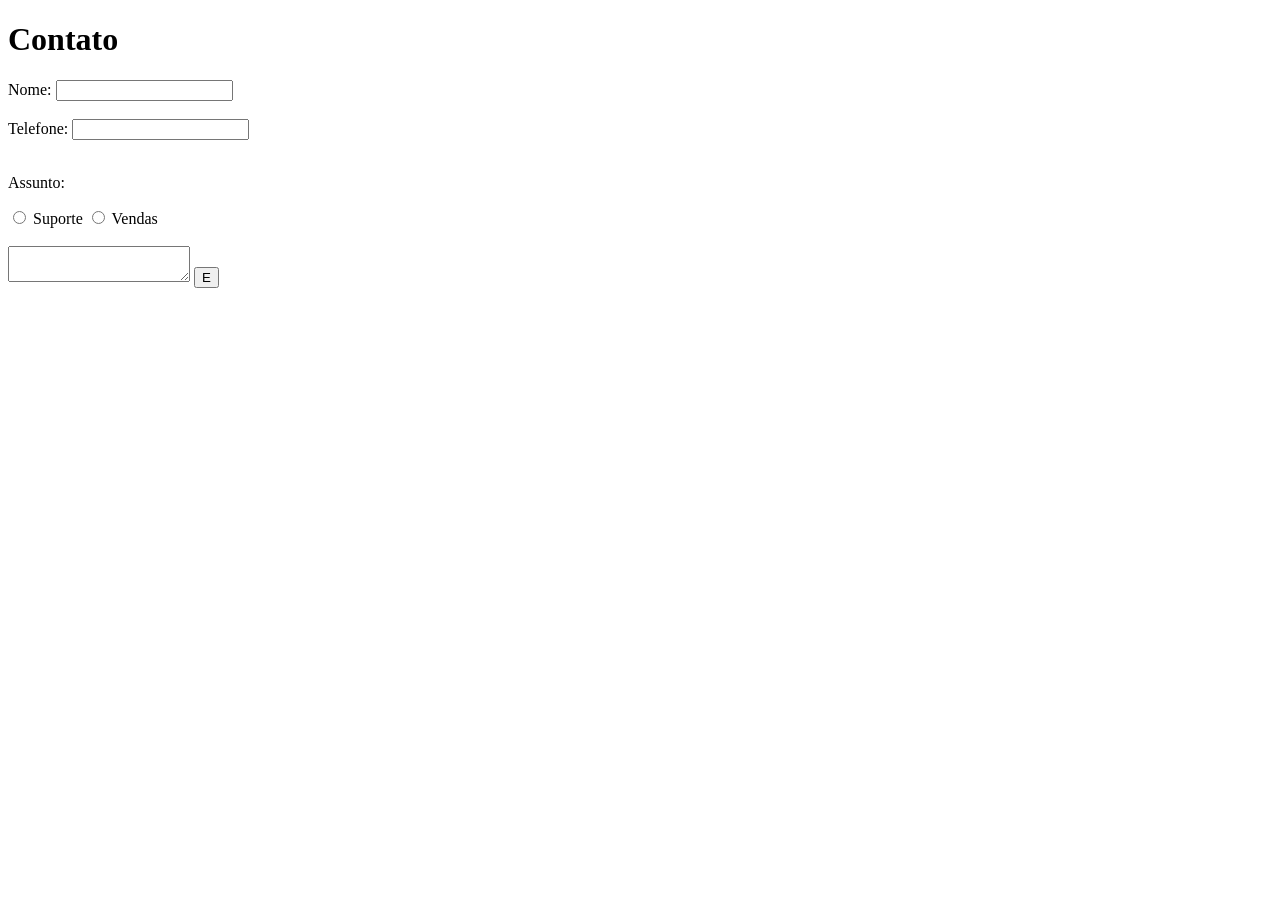
<file: INTRODUÇÃO ÀS TECNOLOGIAS PARA WEB/Estudos/P1/exemplo5.html>
<!DOCTYPE html>
<html lang="en">
<head>
    <meta charset="UTF-8">
    <meta name="viewport" content="width=device-width, initial-scale=1.0">
    <title>Contato</title>
</head>

<body>
    <h1>Contato</h1>
    <form>
        <label form="name">Nome:</label>
        <input type="text" id="nome" name="nome">
        <br><br>

        <label form="telefone">Telefone:</label>
        <input type="tel" id="telefone" name="telefone">
        <br><br>

        <p>Assunto:</p>

        <input type="radio" id="suporte" name="assunto" value="suporte">
        <label form="suporte">Suporte</label>

        <input type="radio" id="vendas" name="assunto" value="vendas">
        <label form="vendas">Vendas</label>
        <br><br>

        <textarea id="mensagem" name="mensagem" row="5" col="30"></textarea>

        <button type="submit">E</button>
    </form>
</body>
</html>
</file>
<file: INTRODUÇÃO ÀS TECNOLOGIAS PARA WEB/Aula2/style.css>
/* Seletor por TAG*/

body {
    font-family: Arial, Helvetica, sans-serif;
    background-color: #f2f2f2;
    margin: 0px;
    
}

h1 {
    color: white;
    text-align: center;
}

h2 {
    color:#1f4e79
}

p {
    font-size: 16px;
}

/* Seletor por ID */
#cabecalho {
    background-color: #1f4e79;
    padding: 30px;
    color: rgb(255,255,255);
    text-align: center;
}

.caixa {
    background-color: white;
    width: 600px;
    border: 1px solid #ccc;
    border-radius: 8px;
    padding: 20px;
    margin: 20px auto;
}

.destaque {
    color: #cc0000;
    font-weight: bold;
    font-size: 18px;
    background-color: #fff3cd;
    padding: 10px;
}


#rodape {
    background-color: #333;
    color: white;
    text-align: center;
    padding: 20px 100px;
    margin-top: 30px;
}

.caixa-importante{
    border: 3px solid #cc0000;

}

.quadrado{
    width: 150px;
    height: 100px;
    background-color: #1f4e79;
    color: aliceblue;   
    border: 2px solid #1f4e79;
    padding: 10px;
    margin: 10px;
}

.box-model{
    width: 300;
    padding: 30px;
    border: 5px solid red;
    margin: 30px;
    background-color: aliceblue;
}

.card{
    background-color: #eaf2f8;
    width: 200px;
    border: 1px solid #5dade2;
    border-radius: 10px;
    padding: 15px;
    margin: 15px;
}
</file>
<file: INTRODUÇÃO ÀS TECNOLOGIAS PARA WEB/Aula3/aula03.css>
body {

    font-family: Arial, sans-serif;

    background-color: #f2f2f2;

    margin: 0;

}


#cabecalho {

    background-color: #1f4e79;

    color: white;

    text-align: center;

    padding: 30px;

}


.secao {

    background-color: white;

    width: 900px;

    margin: 30px auto;

    padding: 20px;

    border: 1px solid #cccccc;

    border-radius: 8px;

}

.exemplo-block {
    display: block;
    width: 200px;
    height: 40px;
    background-color: #aed6f1;
    border: 1px solid #2980b8;
    margin: 10px;
    padding: 10px;
}

.exemplo-inline {
    display: inline;
    background-color: #abebc6;
    border: 1px solid #239b56;
    width: 200px;
    height: 100px;
}

.exemplo-inline-block {
    display: inline-block;
    background-color: #f5b7b1;
    border: 1px solid #c0392b;
    margin: 5px;
    padding: 10px;
    width: 150px;
    height: 30px;
}

.flex-basico {
    display: flex;
    border: 2px solid #333;
    padding: 10px;
    flex-direction: row-reverse;
}

.flex-column{
    display: flex;
    flex-direction: column;
    border: 2px solid #333;
    padding: 10px;
}

.flex-justify-center {
    display: flex;
    border: 2px solid #333;
    padding: 10px;
    justify-content: center;
}

.flex-justify-between{
    display: flex;
    border: 2px solid #333;
    padding: 10px;
    justify-content: space-between;
}

.flex-align{
    display: flex;
    border: 2px solid #333;
    padding: 10px;
    height: 200px;
    justify-content: flex-end;
    align-items: flex-start;
    flex-direction: column;
}

.flex-gap{
    display: flex;
    border: 2px solid #333;
    padding: 10px;
    gap: 30px;
}

.card {
    width: 200px;
    height: 100px;
    background-color: #f9e79f;
    border: 1px solid #d4ac0d;
    padding: 20px;
}

.flex-wrap {
    display: flex;
    border: 2px solid #333;
    padding: 10px;
    flex-wrap: wrap;
    gap: 20px 50px;
}

.produtos{
    display: flex;
    flex-wrap: wrap;
    gap: 20px;
    flex-direction: row;
    justify-content: center;
}

.produto{
    width: 250px;
    background-color: #eaf2f8;
    border: 1px solid #5dade2;
    border-radius: 10px;
    padding: 20px;
}

.produto h3 {
    color: #1f4e79;
    font-size: 25px;
}

.preco {
    color: #117864;
    font-size: 20px;
    font-weight: bold;
}

#note{
    color: red;
}
</file>
<file: INTRODUÇÃO ÀS TECNOLOGIAS PARA WEB/Aula4/formularios.css>
body {
  font-family: Arial, Helvetica, sans-serif;
  background-color: #f4f4f4;
  padding: 20px;
}

form {
  background-color: #fff;
  max-width: 800px;
  padding: 20px;
  margin: auto;
}

.linha {
  margin-bottom: 8px;
}

label {
  display: block;
  margin-top: 12px;
  margin-bottom: 4px;
}

input,
select,
textarea {
  width: 100%;
  margin-bottom: 8px;
}

input[type="checkbox"],
input[type="radio"],
input[type="range"],
input[type="color"] {
  width: auto;
}

input[type="submit"],
input[type="reset"] {
  width: auto;
  margin-top: 12px;
  margin-right: 8px;
  padding: 6px 12px;
}

fieldset {
  margin-top: 16px;
}

/*
  Telas médias e grandes:
  dois campos lado a lado.
  Campos com a classe linha-completa continuam ocupando a linha inteira.
*/
@media (min-width: 768px) {
  form {
    display: flex;
    flex-wrap: wrap;
    gap: 0 16px;
  }

  .linha {
    width: calc(50% - 8px);
  }

  .linha-completa {
    width: 100%;
  }
}

/* Telas pequenas: menos espaço e botões em coluna */
@media (max-width: 767px) {
  body {
    padding: 10px;
  }

  form {
    padding: 12px;
  }

  input[type="submit"],
  input[type="reset"] {
    display: block;
    width: 100%;
    margin-right: 0;
  }
}
</file>
<file: INTRODUÇÃO ÀS TECNOLOGIAS PARA WEB/Aula4/aula04.css>
/* 
  CSS próprio da página.
  O Bootstrap já oferece várias classes prontas,
  mas este arquivo permite personalizar a identidade visual.
*/

/* Configuração geral */
body {
  background-color: #f4f6f8;
  color: #222;
  font-family: Arial, Helvetica, sans-serif;
}

/* Título principal */
.titulo-principal {
  font-size: 2.2rem;
  font-weight: 700;
  color: #1f2937;
  margin-bottom: 12px;
}

/* Texto introdutório */
.texto-introducao {
  max-width: 900px;
  font-size: 1.05rem;
  line-height: 1.6;
  color: #555;
}

/* Personalização dos cards */
.card {
  border-radius: 12px;
}

/* Cards do resumo */
.card-resumo {
  border: none;
  transition: transform 0.2s ease, box-shadow 0.2s ease;
}

/* Efeito ao passar o mouse sobre o card */
.card-resumo:hover {
  transform: translateY(-4px);
  box-shadow: 0 8px 20px rgba(0, 0, 0, 0.12);
}

/* Número dos cards */
.numero-card {
  font-size: 2rem;
  font-weight: bold;
  margin-bottom: 8px;
}

/* Labels dos formulários */
.form-label {
  font-weight: 600;
}

/* Tabela */
.table {
  background-color: white;
}

/* Links do menu */
.nav-link {
  margin-left: 16px;
}

/* Botões dentro da tabela */
td .btn {
  margin: 2px;
}

/* 
  Media query:
  quando a tela tiver até 768px,
  alguns elementos serão ajustados.
*/
@media (max-width: 768px) {

  .titulo-principal {
    font-size: 1.6rem;
  }

  .texto-introducao {
    font-size: 1rem;
  }

  .menu-links {
    margin-top: 10px;
  }

  .nav-link {
    display: block;
    margin-left: 0;
    margin-top: 8px;
  }

  .card-body {
    padding: 1rem;
  }

  .numero-card {
    font-size: 1.6rem;
  }
}

/* 
  Media query para telas muito pequenas.
*/
@media (max-width: 480px) {

  main.container {
    padding-left: 16px;
    padding-right: 16px;
  }

  .titulo-principal {
    font-size: 1.4rem;
  }

  footer {
    font-size: 0.85rem;
  }
}
</file>
